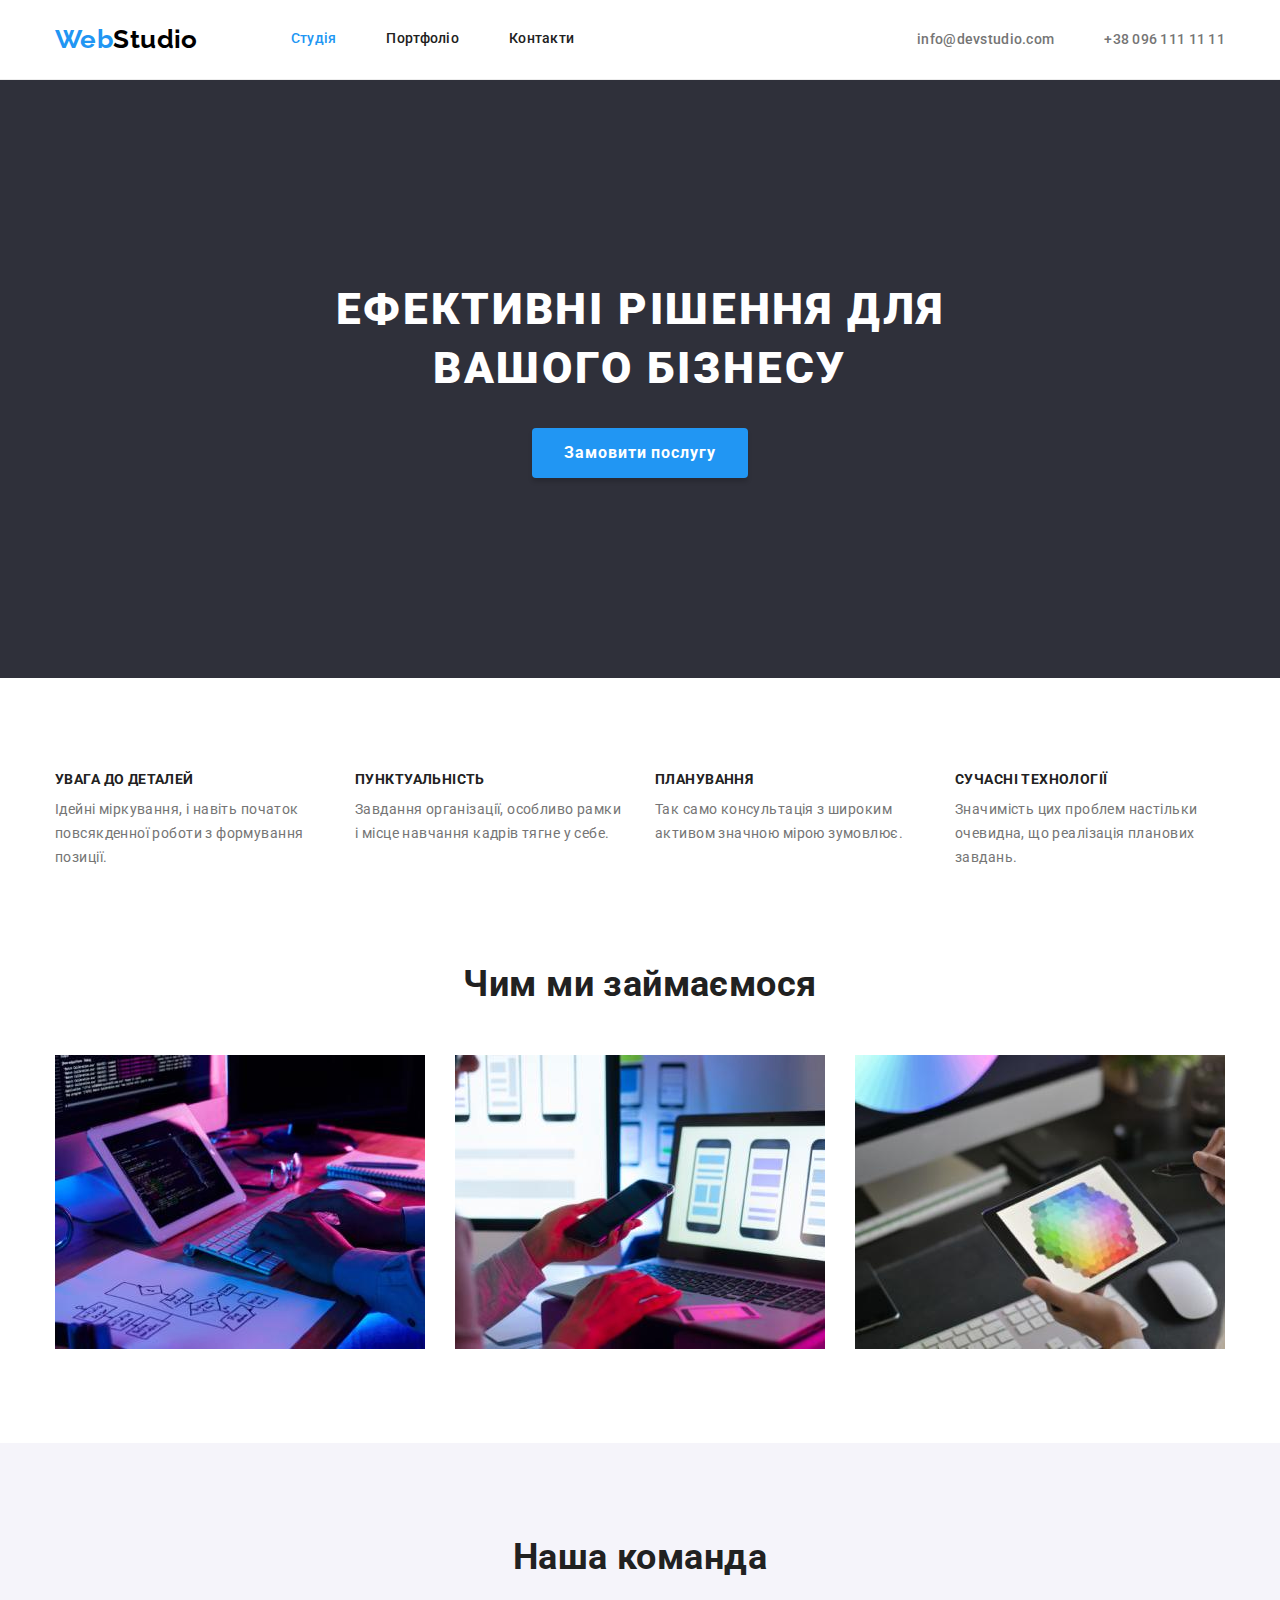
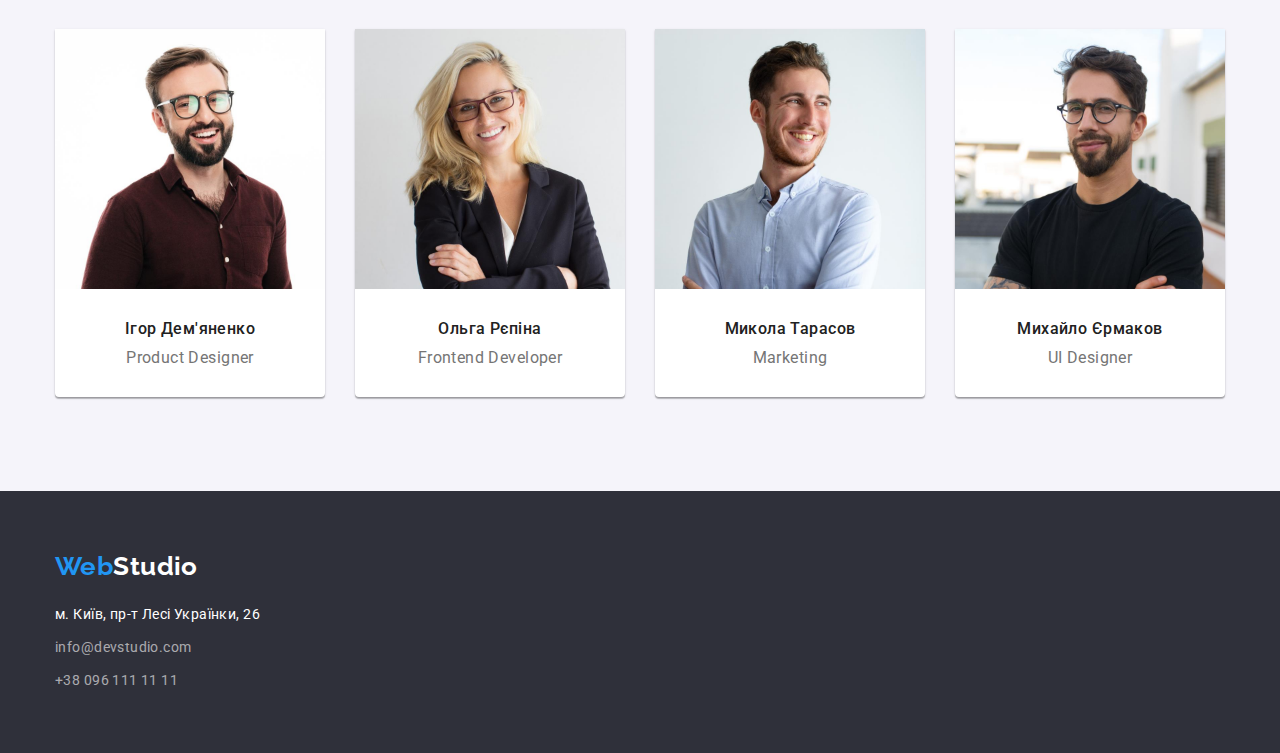
<file: index.html>
<!DOCTYPE html>
<html lang="uk">
  <head>
    <meta charset="UTF-8" />
    <meta http-equiv="X-UA-Compatible" content="IE=edge" />
    <meta
      name="viewport"
      content="width=device-width, initial-scale=1.0" />
    <title>WebStudio</title>
    <link rel="preconnect" href="https://fonts.googleapis.com" />
    <link
      rel="preconnect"
      href="https://fonts.gstatic.com"
      crossorigin />
    <link
      href="https://fonts.googleapis.com/css2?family=Raleway:wght@700&family=Roboto:wght@400;500;700;900&display=swap"
      rel="stylesheet"/>
    <link
      rel="stylesheet"
      href="https://cdn.jsdelivr.net/npm/modern-normalize@1.1.0/modern-normalize.min.css" />
    <link rel="stylesheet" href="./css/reset.css" />
    <link rel="stylesheet" href="./css/styles.css" />
  </head>

  <body>
    <!-- Шапка -->
    <header class="header">
      <div class="container head">
        <a href="./index.html" class="link-logo link">
          <span class="logo">Web</span>Studio</a>
        <nav class="nav">
          <ul class="list-style navigation">
            <li class="nav-list">
              <a href="./index.html" class="link color-accent">
                Студія
              </a>
            </li>
            <li class="nav-list">
              <a href="./portfolio.html" class="link">Портфоліо</a>
            </li>
            <li class="nav-list">
              <a href="" class="link">Контакти</a>
            </li>
          </ul>
        </nav>
        <ul class="list-style header-contacts">
          <li class="contact">
            <a href="mailto:info@devstudio.com" class="link-header">
              info@devstudio.com
            </a>
          </li>
          <li class="contact">
            <a href="tel:+380961111111" class="link-header">
              +38 096 111 11 11
            </a>
          </li>
        </ul>
      </div>
    </header>
    
    <main>
      <!-HERO -->
      <section class="section hero">
        <div class="container">
          <h1 class="hero-title">
            Ефективні рішення для вашого бізнесу
          </h1>
          <button class="button" type="button">
            Замовити послугу
          </button>
        </div>
      </section>
      <!--Benefits-->
      <section class="section">
        <div class="container">
          <h2 class="title visually-hidden">Наші особливості</h2>
          <ul class="list-style first-section">
            <li class="benefits">
              <h3 class="titles">УВАГА ДО ДЕТАЛЕЙ</h3>
              <p class="text">
                Ідейні міркування, і навіть початок повсякденної
                роботи з формування позиції.
              </p>
            </li>
            <li class="benefits">
              <h3 class="titles">ПУНКТУАЛЬНІСТЬ</h3>
              <p class="text">
                Завдання організації, особливо рамки і місце навчання
                кадрів тягне у себе.
              </p>
            </li>
            <li class="benefits">
              <h3 class="titles">ПЛАНУВАННЯ</h3>
              <p class="text">
                Так само консультація з широким активом значною мірою
                зумовлює.
              </p>
            </li>
            <li class="benefits">
              <h3 class="titles">СУЧАСНІ ТЕХНОЛОГІЇ</h3>
              <p class="text">
                Значимість цих проблем настільки очевидна, що
                реалізація планових завдань.
              </p>
            </li>
          </ul>
        </div>
      </section>
      <!--IMGS-->
      <section class="about section">
        <div class="container">
          <h2 class="title">Чим ми займаємося</h2>
          <ul class="list-style photo-cards">
            <li>
              <img
                src="./images/tablet.jpg"
                alt="tablet"
                width="370"
                height="294" />
            </li>
            <li>
              <img
                src="./images/phone.jpg"
                alt="мобила"
                width="370"
                height="294" />
            </li>
            <li>
              <img
                src="./images/ipad.jpg"
                alt="айпад"
                width="370"
                height="294" />
            </li>
          </ul>
        </div>
      </section>
      <!--Workers-->
      <section class="backgrond section section">
        <div class="container team">
          <h2 class="title">Наша команда</h2>
          <ul class="list-style teams-card">
            <li class="team-elements">
              <img
                src="./images/ihor.jpg"
                alt="ihor"
                width="270"
                height="260" />
              <div class="internal">
                <h3 class="titles-team">Ігор Дем'яненко</h3>
                <p lang="en" class="profession">Product Designer</p>
              </div>
            </li>
            <li class="team-elements">
              <img
                src="./images/helga.jpg"
                alt="helga"
                width="270"
                height="260" />
              <div class="internal">
                <h3 class="titles-team">Ольга Рєпіна</h3>
                <p lang="en" class="profession">Frontend Developer</p>
              </div>
            </li>
            <li class="team-elements">
              <img
                src="./images/mike.jpg"
                alt="mike"
                width="270"
                height="260" />
              <div class="internal">
                <h3 class="titles-team">Микола Тарасов</h3>
                <p lang="en" class="profession">Marketing</p>
              </div>
            </li>
            <li class="team-elements">
              <img
                src="./images/misha.jpg"
                alt="misha"
                width="270"
                height="260" />
              <div class="internal">
                <h3 class="titles-team">Михайло Єрмаков</h3>
                <p lang="en" class="profession">UI Designer</p>
              </div>
            </li>
          </ul>
        </div>
      </section>
    </main>
    <!-- Footer -->
    <footer class="footer">
      <div class="container">
        <a href="./index.html" class="footer-link link">
          <span class="logo">Web</span>Studio</a>
        <address class="address">
          <ul class="footer-styles">
            <li class="footer-links">
              <a
                href="https://goo.gl/maps/CPtrU1FHBa2aNyZL9"
                target="_blank"
                rel="noopener noreferrer nofollow"
                class="link">
                м. Київ, пр-т Лесі Українки, 26
              </a>
            </li>
            <li class="footer-links footer-links-hf">
              <a
                href="mailto:info@devstudio.com"
                class="mailto-link link">
                info@devstudio.com
              </a>
            </li>
            <li class="footer-links footer-links-hf">
              <a href="tel:+380961111111" class="tel-link link">
                +38 096 111 11 11
              </a>
            </li>
          </ul>
        </address>
      </div>
    </footer>
  </body>
</html>
</file>
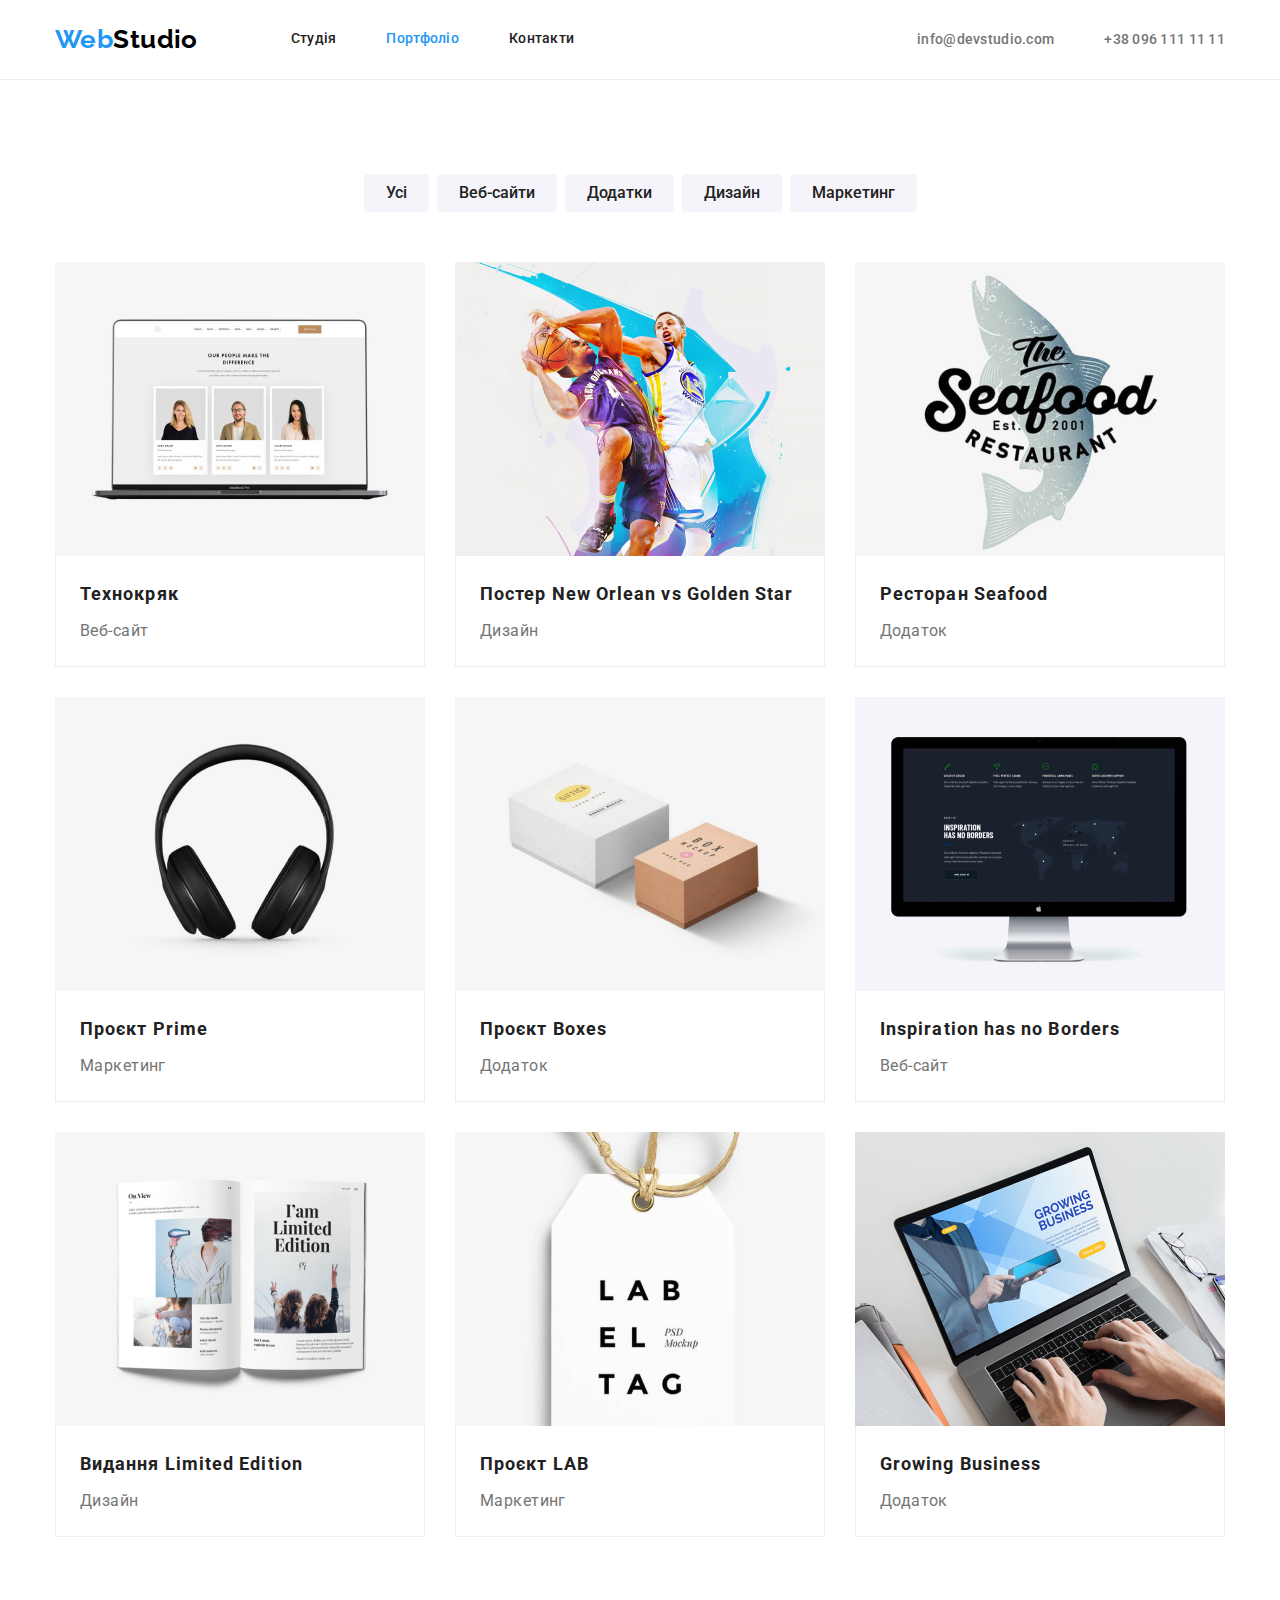
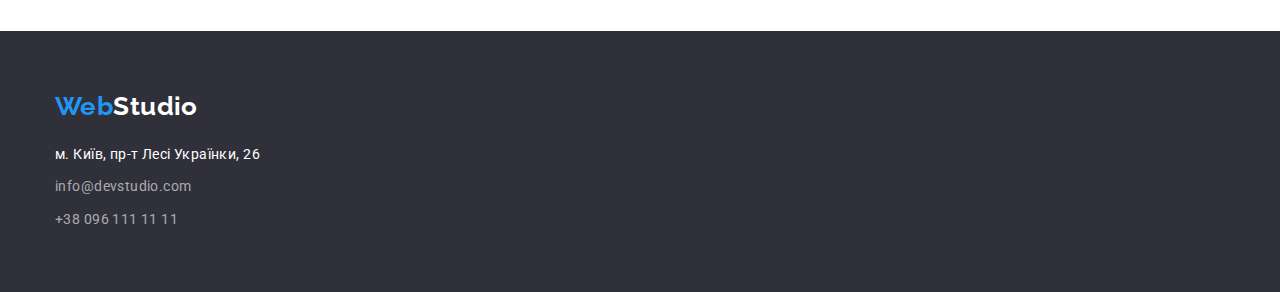
<file: portfolio.html>
<!DOCTYPE html>
<html lang="uk">
  <head>
    <meta charset="UTF-8" />
    <meta http-equiv="X-UA-Compatible" content="IE=edge" />
    <meta
      name="viewport"
      content="width=device-width, initial-scale=1.0" />
    <title>Portfolio</title>
    <link rel="preconnect" href="https://fonts.googleapis.com" />
    <link
      rel="preconnect"
      href="https://fonts.gstatic.com"
      crossorigin />
    <link
      href="https://fonts.googleapis.com/css2?family=Raleway:wght@700&family=Roboto:wght@400;500;700;900&display=swap"
      rel="stylesheet"/>
    <link
      rel="stylesheet"
      href="https://cdn.jsdelivr.net/npm/modern-normalize@1.1.0/modern-normalize.min.css" />
      <link rel="stylesheet" href="./css/reset.css" />
    <link rel="stylesheet" href="./css/styles.css" />
  </head>

  <body>
    <!-- Шапка -->
    <header class="header">
      <div class="container head">
        <a href="./index.html" class="link-logo link">
          <span class="logo">Web</span>Studio</a>
        <nav class="nav">
          <ul class="list-style navigation">
            <li class="nav-list">
              <a href="./index.html" class="link">Студія</a>
            </li>
            <li class="nav-list">
              <a href="./portfolio.html" class="link color-accent">
                Портфоліо
              </a>
            </li>
            <li class="nav-list">
              <a href="" class="link">Контакти</a>
            </li>
          </ul>
        </nav>
        <ul class="list-style header-contacts">
          <li class="contact">
            <a href="mailto:info@devstudio.com" class="link-header">
              info@devstudio.com
            </a>
          </li>
          <li class="contact">
            <a href="tel:+380961111111" class="link-header">
              +38 096 111 11 11
            </a>
          </li>
        </ul>
      </div>
    </header>

    <main>
      <!-- Кнопки -->
      <section class="section">
        <h1 class="visually-hidden">Портфоліо</h1>
        <div class="container">
          <ul class="list-style-portfolio">
            <li class="li-buttons">
              <button type="button" class="button-portfolio">
                Усі
              </button>
            </li>
            <li class="li-buttons">
              <button type="button" class="button-portfolio">
                Веб-сайти
              </button>
            </li>
            <li class="li-buttons">
              <button type="button" class="button-portfolio">
                Додатки
              </button>
            </li>
            <li class="li-buttons">
              <button type="button" class="button-portfolio">
                Дизайн
              </button>
            </li>
            <li class="li-buttons">
              <button type="button" class="button-portfolio">
                Маркетинг
              </button>
            </li>
          </ul>
          <!-- Проекты -->
          <ul class="list-style products">
            <li class="net">
              <a href="" class="portfolio-link">
                <img
                  src="./images/portfolio/pf1.jpg"
                  alt="Технокряк"
                  width="370"
                  height="294" />
                <div class="cards-product">
                  <h2 class="title-portfolio">Технокряк</h2>
                  <p>Веб-сайт</p>
                </div>
              </a>
            </li>
            <li class="net">
              <a href="" class="portfolio-link">
                <img
                  src="./images/portfolio/pf2.jpg"
                  alt="остер New Orlean vs Golden Star"
                  width="370"
                  height="294" />
                <div class="cards-product">
                  <h2 class="title-portfolio">
                    Постер New Orlean vs Golden Star
                  </h2>
                  <p>Дизайн</p>
                </div>
              </a>
            </li>
            <li class="net">
              <a href="" class="portfolio-link">
                <img
                  src="./images/portfolio/pf3.jpg"
                  alt="Ресторан Seafood"
                  width="370"
                  height="294" />
                <div class="cards-product">
                  <h2 class="title-portfolio">Ресторан Seafood</h2>
                  <p>Додаток</p>
                </div>
              </a>
            </li>
            <li class="net">
              <a href="" class="portfolio-link">
                <img
                  src="./images/portfolio/pf4.jpg"
                  alt="Проект Prime"
                  width="370"
                  height="294" />
                <div class="cards-product">
                  <h2 class="title-portfolio">Проєкт Prime</h2>
                  <p>Маркетинг</p>
                </div>
              </a>
            </li>
            <li class="net">
              <a href="" class="portfolio-link">
                <img
                  src="./images/portfolio/pf5.jpg"
                  alt="Проект Boxes"
                  width="370"
                  height="294" />
                <div class="cards-product">
                  <h2 class="title-portfolio">Проєкт Boxes</h2>
                  <p>Додаток</p>
                </div>
              </a>
            </li>
            <li class="net">
              <a href="" class="portfolio-link">
                <img
                  src="./images/portfolio/pf6.jpg"
                  alt="Inspiration has no Borders"
                  width="370"
                  height="294" />
                <div class="cards-product">
                  <h2 lang="en" class="title-portfolio">
                    Inspiration has no Borders
                  </h2>
                  <p>Веб-сайт</p>
                </div>
              </a>
            </li>
            <li class="net">
              <a href="" class="portfolio-link">
                <img
                  src="./images/portfolio/pf7.jpg"
                  alt="Видання Limited Edition"
                  width="370"
                  height="294" />
                <div class="cards-product">
                  <h2 lang="en" class="title-portfolio">
                    Видання Limited Edition
                  </h2>
                  <p>Дизайн</p>
                </div>
              </a>
            </li>
            <li class="net">
              <a href="" class="portfolio-link">
                <img
                  class="img"
                  src="./images/portfolio/pf8.jpg"
                  alt="Проєкт LAB"
                  width="370"
                  height="294" />
                <div class="cards-product">
                  <h2 class="title-portfolio">Проєкт LAB</h2>
                  <p>Маркетинг</p>
                </div>
              </a>
            </li>
            <li class="net">
              <a href="" class="portfolio-link">
                <img
                  src="./images/portfolio/pf9.jpg"
                  alt="Growing Business"
                  width="370"
                  height="294" />
                <div class="cards-product">
                  <h2 lang="en" class="title-portfolio">
                    Growing Business
                  </h2>
                  <p>Додаток</p>
                </div>
              </a>
            </li>
          </ul>
        </div>
      </section>
    </main>
    <!-- Footer -->
    <footer class="footer">
      <div class="container">
        <a href="./index.html" class="footer-link link">
          <span class="logo">Web</span>Studio</a>
        <address class="address">
          <ul class="footer-styles">
            <li class="footer-links">
              <a
                href="https://goo.gl/maps/CPtrU1FHBa2aNyZL9"
                target="_blank"
                rel="noopener noreferrer nofollow"
                class="link">
                м. Київ, пр-т Лесі Українки, 26
              </a>
            </li>
            <li class="footer-links">
              <a
                href="mailto:info@devstudio.com"
                class="mailto-link link">
                info@devstudio.com
              </a>
            </li>
            <li class="footer-links">
              <a href="tel:+380961111111" class="tel-link link">
                +38 096 111 11 11
              </a>
            </li>
          </ul>
        </address>
      </div>
    </footer>
  </body>
</html>
</file>
<file: css/styles.css>
:root {
  --primary-text-color: #757575;
  --title-text-color: #212121;
  --accent-color: #2196f3;
  --second-background-color: #2f303a;
  --first-boby-color: #f5f5f5;
  --second-body-color: #f5f4fa;
  --white-color: #ffffff;
  --black-color: #000000;
  --column-gap: 30px;
  --margin-none: 0px;
}

* {
  margin: 0;
  padding: 0;
  list-style: none;
  box-sizing: border-box;
}

body {
  font-family: 'Roboto', sans-serif;
  color: var(--primary-text-color);
  background-color: var(--white-color);
  letter-spacing: 0.03em;
  font-size: 14px;
}

/* DATA */
.header {
  background-color: var(--white-color);
  border-bottom: solid 1px #ececec;
  padding-top: 24px;
  padding-bottom: 24px;
}
.head {
  display: flex;
  align-items: center;
}
.container {
  width: 1200px;
  padding-left: 15px;
  padding-right: 15px;
  margin-left: auto;
  margin-right: auto;
}
.section {
  padding-top: 94px;
  padding-bottom: 94px;
}
/* Шапка */
.link-header {
  text-decoration: none;
  color: var(--primary-text-color);
  font-size: 14px;
  line-height: 1.14;
  letter-spacing: 0.02em;
  font-weight: 500;
}
.header-contacts {
  display: flex;
  padding: 0px;
  margin-left: auto;
  font-weight: 500;
  gap: 50px;
}

.link-header:hover,
.link-header:focus {
  color: var(--accent-color);
}
.link {
  text-decoration: none;
  color: inherit;

}
.link:hover,
.link:focus {
  color: var(--accent-color);
}

.link-logo {
  margin-right: 93px;
  font-family: 'Raleway', sans-serif;
  font-weight: 700;
  font-size: 26px;
  line-height: 1.19;
  color: var(--black-color);
}
.nav {
  font-weight: 500;
  font-size: 14px;
  line-height: 1.14;
  letter-spacing: 0.02em;
  color: var(--title-text-color);
  
}
.navigation {
  display: flex;
  padding-left: 0px;
  margin: var(--margin-none);
  font-weight: 500;
}
.nav-list:not(:last-child) {
  margin-right: 50px;
}
.logo {
  color: var(--accent-color);
}
.list-style {
  list-style: none;
  padding-left: 0px;
}

.color-accent {
  color: var(--accent-color);
}

/* Others */
.hero {
  background-color: var(--second-background-color);
  text-align: center;
  padding-top: 200px;
  padding-bottom: 200px;
}
.hero-title {
  color: var(--white-color);
  font-weight: 900;
  font-size: 44px;
  line-height: 1.34;
  letter-spacing: 0.06em;
  text-transform: uppercase;

  margin-left: auto;
  margin-right: auto;
  width: 696px;
}
.button {
  font-family: 'Roboto', sans-serif;
  font-weight: 700;
  font-size: 16px;
  line-height: 1.88;
  letter-spacing: 0.06em;
  color: var(--white-color);
  background-color: var(--accent-color);
  box-shadow: 0px 4px 4px rgba(0, 0, 0, 0.15);
  cursor: pointer;
  border: 0;
  border-radius: 4px;
  padding: 10px 32px;
  margin-top: var(--column-gap);
}
.button:hover,
.button:focus {
  background-color: #188ce8;
}
.visually-hidden {
  position: absolute;
  white-space: nowrap;
  width: 1px;
  height: 1px;
  overflow: hidden;
  border: 0;
  padding: 0;
  clip: rect(0 0 0 0);
  clip-path: inset(50%);
  margin: -1px;
}
.text {
  font-size: 14px;
  line-height: 1.71;
  margin: var(--margin-none);
}
.benefits {
  width: calc((100% - 90px) / 4);
  margin-right: 30px;
}
.benefits:nth-child(4n) {
  margin-right: 0px;
}

.first-section {
  display: flex;
  margin: var(--margin-none);
}
.about {
  padding-top: 0;
}
.photo-cards {
  display: flex;
  margin: var(--margin-none);
  column-gap: var(--column-gap);
}
.backgrond {
  background-color: var(--second-body-color);
}
.titles-team {
  color: var(--title-text-color);
  font-weight: 500;
  font-size: 16px;
  line-height: 1.19;
  margin: var(--margin-none);
  margin-bottom: 10px;

  text-align: center;
}
.teams-card {
  display: flex;
  margin: var(--margin-none);
}
.team-elements {
  background-color: var(--white-color);
  border-radius: 0px 0px 4px 4px;
  width: calc((100% - 90px) / 4);
  margin-right: 30px;
  box-shadow: 0px 1px 3px rgba(0, 0, 0, 0.12),
    0px 1px 1px rgba(0, 0, 0, 0.14), 0px 2px 1px rgba(0, 0, 0, 0.2);
}
.team-elements:nth-child(4) {
  margin-right: var(--margin-none);
}
.profession {
  font-size: 16px;
  line-height: 1.19;
  margin: var(--margin-none);

  text-align: center;
}
.internal {
  padding-top: 30px;
  padding-bottom: 30px;
}
.title {
  color: var(--title-text-color);
  font-weight: 700;
  font-size: 36px;
  line-height: 1.16;
  margin: var(--margin-none);
  margin-bottom: 50px;

  text-align: center;
}
.titles {
  color: var(--title-text-color);
  font-weight: 700;
  font-size: 14px;
  line-height: 1.14;
  text-transform: uppercase;
  margin-top: var(--margin-none);
  margin-bottom: 10px;
}
.portfolio-link {
  text-decoration: none;
  color: var(--primary-text-color);
  font-size: 16px;
  line-height: 1.87;
  margin: var(--margin-none);
}
.title-portfolio {
  font-weight: 700;
  font-size: 18px;
  line-height: 2;
  letter-spacing: 0.06em;
  color: var(--title-text-color);
  margin: var(--margin-none);
  margin-bottom: 4px;
}

.button-portfolio {
  font-family: 'Roboto', sans-serif;
  font-weight: 500;
  font-size: 16px;
  line-height: 1.62;
  background-color: var(--second-body-color);
  color: var(--title-text-color);
  cursor: pointer;

  border-radius: 4px;
  border: 0px;
  padding: 6px 22px;
}
.button-portfolio:hover,
.button-portfolio:focus {
  background-color: var(--accent-color);
  color: var(--white-color);
}
.list-style-portfolio {
  list-style: none;
  display: flex;
  padding-left: 0px;
  justify-content: center;
  margin-bottom: var(--margin-none);
  margin-top: var(--margin-none);
  gap: 8px;
}
.cards-product {
  padding: 20px 24px;
  width: 370px;
  border-bottom: 1px solid #eeeeee;
  border-left: 1px solid #eeeeee;
  border-right: 1px solid #eeeeee;
}
.products {
  margin-top: 50px;
  margin-right: calc(-1 * var(--column-gap));
  margin-bottom: calc(-1 * var(--column-gap));
  display: flex;
  flex-wrap: wrap;
}
.net {
  width: calc(100% / 3 - var(--column-gap));
  margin-right: var(--column-gap);
  margin-bottom: var(--column-gap);
}

/* Footer */
.footer {
  background-color: var(--second-background-color);
  color: var(--white-color);
  font-size: 14px;
  line-height: 1.71;
  padding-top: 60px;
  padding-bottom: 60px;
}
.mailto-link,
.tel-link {
  text-decoration: none;
  color: rgba(255, 255, 255, 0.6);
  padding: 0px;
}
.address {
  font-style: normal;
  margin-top: 20px;
  padding: 0px;
}
.footer-link {
  font-family: 'Raleway';
  font-weight: 700;
  font-size: 26px;
  line-height: 1.19;
  padding: 0px;
}
.footer-styles {
  list-style: none;
  padding: 0px;
  margin: 0px;
}

.footer-links:not(:last-child) {
  margin-bottom: 9px;
}

.footer-links-hf:hover,
.footer-links-hf:focus {
  color: var(--accent-color);
}
</file>
